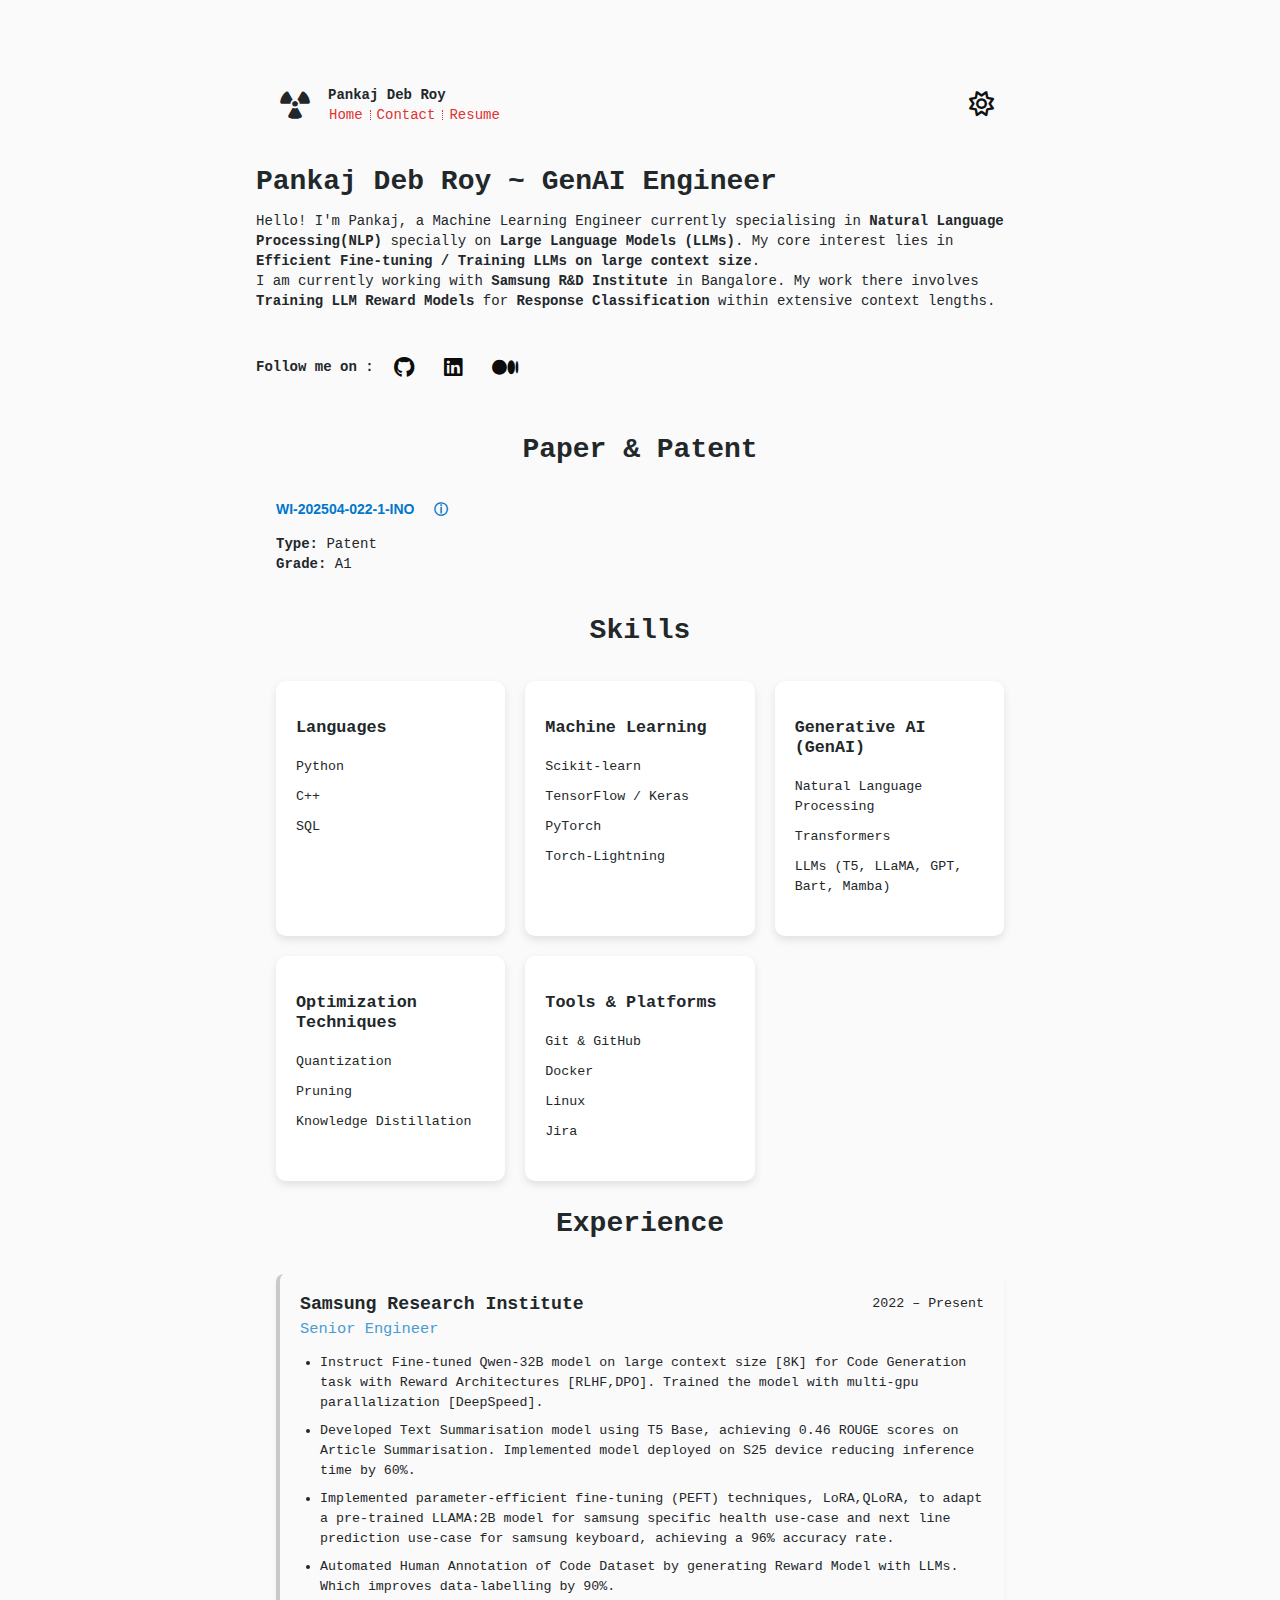
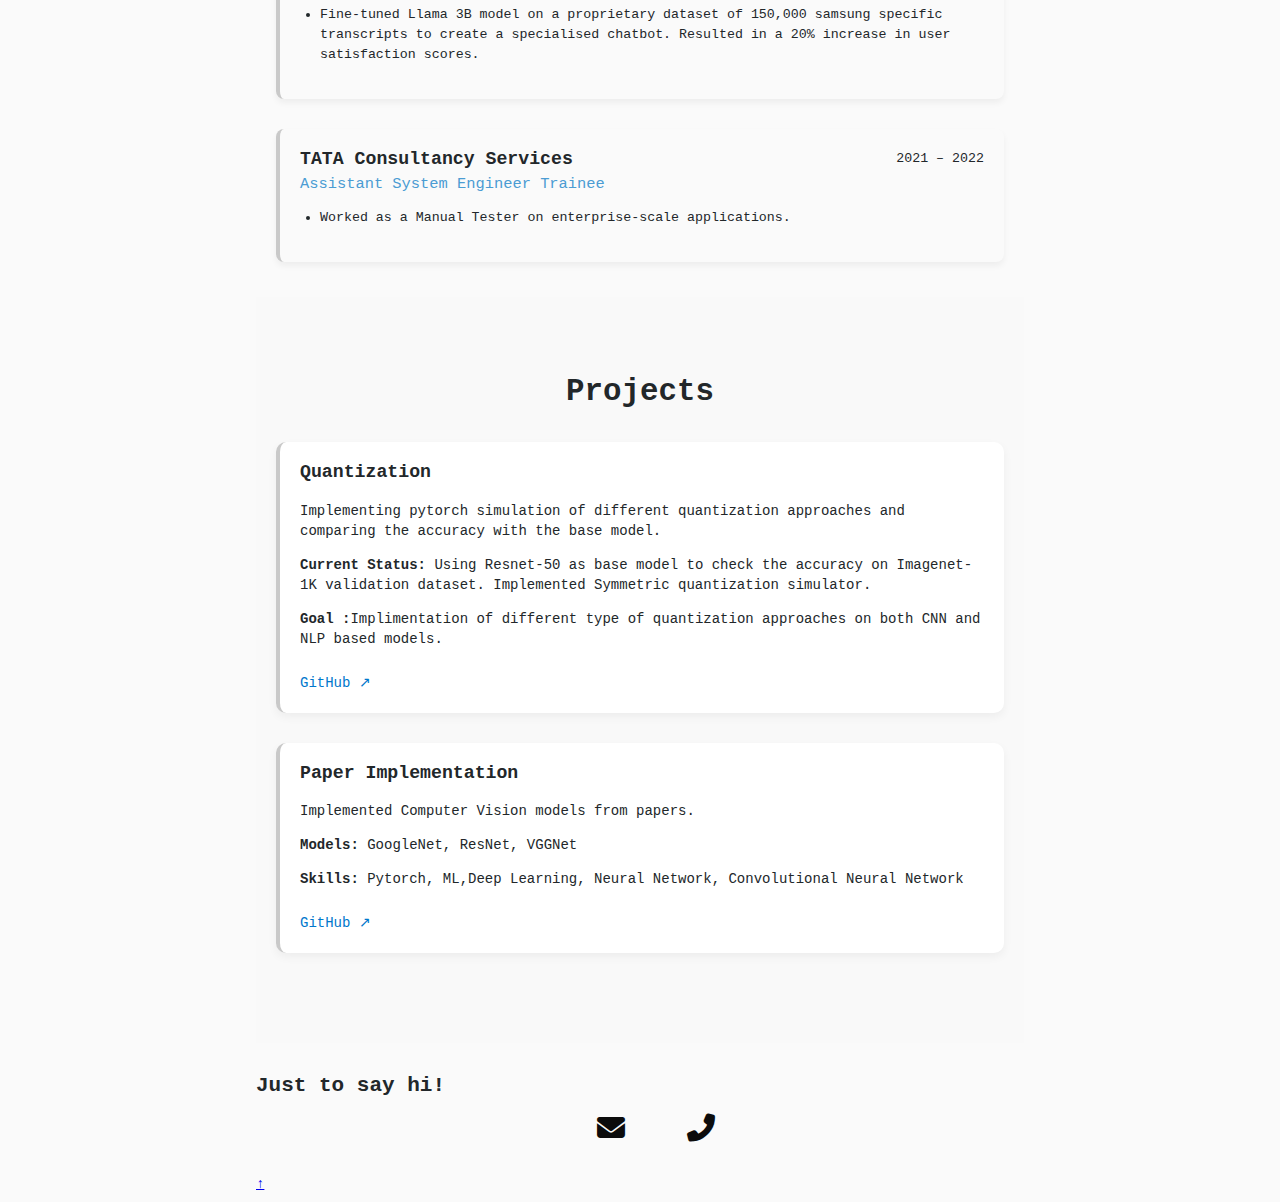
<file: index.html>
<!DOCTYPE html>
<html lang="en">
<head>
    <meta charset="UTF-8">
    <meta name="viewport" content="width=device-width, initial-scale=1.0">
    <title>Yota</title>
    <link rel="icon" href="logo.svg">
    <link rel="stylesheet" href="style.css">
    <link rel="stylesheet" href="https://cdnjs.cloudflare.com/ajax/libs/font-awesome/6.7.2/css/all.min.css" integrity="sha512-Evv84Mr4kqVGRNSgIGL/F/aIDqQb7xQ2vcrdIwxfjThSH8CSR7PBEakCr51Ck+w+/U6swU2Im1vVX0SVk9ABhg==" crossorigin="anonymous" referrerpolicy="no-referrer" />

</head>
<body>
    <!-- Nav Bar -->
    <div class="navbar">
    <div class="left-section">
      <div class="avatar">
        <i class="fa-solid fa-radiation" ></i>
      </div>
      <div class="names">
        <span><strong>Pankaj Deb Roy</strong></span>
        <div class="nav-links">
        <a href="#">Home</a>
        <a href="#contact">Contact</a>
        <a href="panakj_debroy_resume.pdf" target="_blank">Resume</a>
        </div>
      </div>
    </div>
    <div class="right-section">
      <!-- <i class="fas fa-search"></i> -->
        <button class="icon-button" id="toggle-theme">
            <i class="fa-regular fa-sun" id="theme-icon"></i>
        </button>
      <!-- <i class="fas fa-bars"></i> -->
    </div>
    </div>

    <div class="container">
        <!-- Profile Summary -->
        <div class="content">
            <h1>Pankaj Deb Roy ~ GenAI Engineer</h1>
            <p class="symmetry">
                Hello! I'm Pankaj, a Machine Learning Engineer currently specialising in <strong>Natural Language Processing(NLP) </strong> specially on <strong>Large Language Models (LLMs)</strong>.
                My core interest lies in  <strong> Efficient Fine-tuning / Training LLMs on large context size</strong>. 
                <br>
                I am currently working with <strong>Samsung R&D Institute</strong> in Bangalore.
                My work there involves <strong>Training LLM Reward Models</strong> for <strong>Response Classification</strong> within extensive context lengths.
            </p>
        </div>

        <div class="content socials section">
            <strong>Follow me on : </strong> 
            <div class="social-links">
                <a href="https://github.com/yotaAI" target="_blank" aria-label="GitHub">
                <i class="fab fa-github"></i>
                </a>
                <a href="https://www.linkedin.com/in/pankaj-deb-roy-008575179/" target="_blank" aria-label="LinkedIn">
                <i class="fab fa-linkedin"></i>
                </a>
                <a href="https://medium.com/@yota.aiml" target="_blank" aria-label="Medium">
                <i class="fab fa-medium"></i>
                </a>
            </div>
        </div>

        <div class="content">

            <!-- Paper and Patent -->
            <section class="patents-section section">
                <h2>Paper & Patent</h2>

                <div class="patent-card">
                    <button class="patent-title" onclick="openModal('modal1')">
                        WI-202504-022-1-INO
                        <span class="icon">ⓘ</span>
                    </button>
                    <p class="patent-desc">
                    <strong>Type:</strong> Patent<br>
                    <strong>Grade:</strong> A1
                    </p>
                </div>
            </section>
            <!-- Skills -->
            <section class="skills-section section">
                <h2>Skills</h2>
                <div class="skills-grid">
                    <div class="skill-category hover-card">
                        <h3>Languages</h3>
                        <ul>
                            <li>Python</li>
                            <li>C++</li>
                            <li>SQL</li>
                        </ul>
                    </div>
                    <div class="skill-category hover-card">
                        <h3>Machine Learning</h3>
                        <ul>
                            <li>Scikit-learn</li>
                            <li>TensorFlow / Keras</li>
                            <li>PyTorch</li>
                            <li>Torch-Lightning</li>
                            
                        </ul>
                    </div>
                    <div class="skill-category hover-card">
                        <h3>Generative AI (GenAI) </h3>
                        <ul>
                            <li>Natural Language Processing</li>
                            <li>Transformers</li>
                            <li>LLMs (T5, LLaMA, GPT, Bart, Mamba)</li>
                        </ul>
                    </div>
                    <div class="skill-category hover-card">
                        <h3>Optimization Techniques</h3>
                        <ul>
                            <li>Quantization</li>
                            <li>Pruning</li>
                            <li>Knowledge Distillation</li>
                        </ul>
                    </div>
                    <div class="skill-category hover-card">
                        <h3>Tools & Platforms</h3>
                        <ul>
                            <li>Git & GitHub</li>
                            <li>Docker</li>
                            <li>Linux</li>
                            <li>Jira</li>
                        </ul>
                    </div>
                </div>
            </section>
            <!-- Experience -->
            <section class="experience-section section">
                <h2>Experience</h2>

                <div class="experience-item div-card hover-card">
                    <div class="experience-header">
                    <h3>Samsung Research Institute</h3>
                    <span class="years">2022 – Present</span>
                    </div>
                    <h4>Senior Engineer</h4>
                    <ul class="responsibilities">
                    <li class="symmetry">Instruct Fine-tuned Qwen-32B model on large context size [8K] for Code Generation task with Reward Architectures [RLHF,DPO]. Trained the model with multi-gpu parallalization [DeepSpeed].</li>
                    <li class="symmetry">Developed Text Summarisation model using T5 Base, achieving 0.46 ROUGE scores on Article Summarisation. Implemented model deployed on S25 device reducing inference time by 60%.</li>
                    <li class="symmetry">Implemented parameter-efficient fine-tuning (PEFT) techniques, LoRA,QLoRA, to adapt a pre-trained LLAMA:2B model for samsung specific health use-case and next line prediction use-case for samsung keyboard, achieving a 96% accuracy rate.</li>
                    <li class="symmetry">Automated Human Annotation of Code Dataset by generating Reward Model with LLMs. Which improves data-labelling by 90%.</li>
                    <li class="symmetry">Fine-tuned Llama 3B model on a proprietary dataset of 150,000 samsung specific transcripts to create a specialised chatbot. Resulted in a 20% increase in user satisfaction scores.</li>
                    </ul>
                </div>

                <div class="experience-item div-card hover-card">
                    <div class="experience-header">
                    <h3>TATA Consultancy Services</h3>
                    <span class="years">2021 – 2022</span>
                    </div>
                    <h4>Assistant System Engineer Trainee</h4>
                    <ul class="responsibilities">
                    <li>Worked as a Manual Tester on enterprise-scale applications.</li>
                    </ul>
                </div>
            </section>
            <!-- Project Section -->
            <section class="projects-section section">
                <h2>Projects</h2>
        
                <div class="projects-grid">
        
                    <div class="project-card div-card hover-card">
                    <h3>Quantization</h3>
                    <p>Implementing pytorch simulation of different quantization approaches and comparing the accuracy with the base model.</p>
                    <p><strong>Current Status:</strong> Using Resnet-50 as base model to check the accuracy on Imagenet-1K validation dataset. Implemented Symmetric quantization simulator.</p>
                    <p><strong>Goal :</strong>Implimentation of different type of quantization approaches on both CNN and NLP based models.</p>
                    <a href="https://github.com/yotaAI/quantization" target="_blank">GitHub ↗</a>
                    </div>        
                </div>
                <div class="projects-grid">
        
                    <div class="project-card div-card hover-card">
                    <h3>Paper Implementation</h3>
                    <p>Implemented Computer Vision models from papers.</p>
                    <p><strong>Models:</strong> GoogleNet, ResNet, VGGNet</p>
                    <p><strong>Skills:</strong> Pytorch, ML,Deep Learning, Neural Network, Convolutional Neural Network</p>
                    <a href="https://github.com/yotaAI/ConvNets" target="_blank">GitHub ↗</a>
                    </div>        
                </div>
            </section>
        </div>

        <div class="connect-section" id="contact">
            <h2>Just to say hi!</h2>

            <div class="social-links big-links">
                <a href="mailto:yota.aiml@gmail.com" aria-label="Email">
                <i class="fas fa-envelope"></i>
                </a>
                <a href="tel:+918967405776" aria-label="Phone">
                <i class="fas fa-phone-alt"></i>
                </a>
            </div>
        </div>

        <!-- Paper Patent Modal -->
        <div id="modal1" class="modal">
            <div class="modal-content">
                <span class="close" onclick="closeModal('modal1')">&times;</span>
                <h3>WI-202504-022-1-INO</h3>
                <p><strong>Type:</strong> Patent<br>
                    <strong>Grade:</strong> A1<br>
                    <strong>HQ Grade Date:</strong>09-May-2025
                </p>
                <p><strong>Title:</strong> A method for unlocking One-For-All Large Language Models on Edge.</p>
                <p><strong>Claim :</strong> A method for dynamically adapting and executing task-specific operations on a large language model (LLM) using low-rank adapters(LoRAs) on a electronic device, comprising: receiving an input from a user fro performing a task using the LLM model on the device; dynamically fetching the corresponding LoRA weights from the device menmory for performing the task; loading the LLM model from the device memoryto perform the task; providing the fetcheed LoRA weights and the received input as an input to the LLM model; executing the LLM model with the provided input to perform the task.</p>
            </div>
        </div>

    </div>
    <a href="#" id="goTopBtn" title="Go to top">↑</a>

    <script src="script.js"></script>
</body>
</html>
</file>
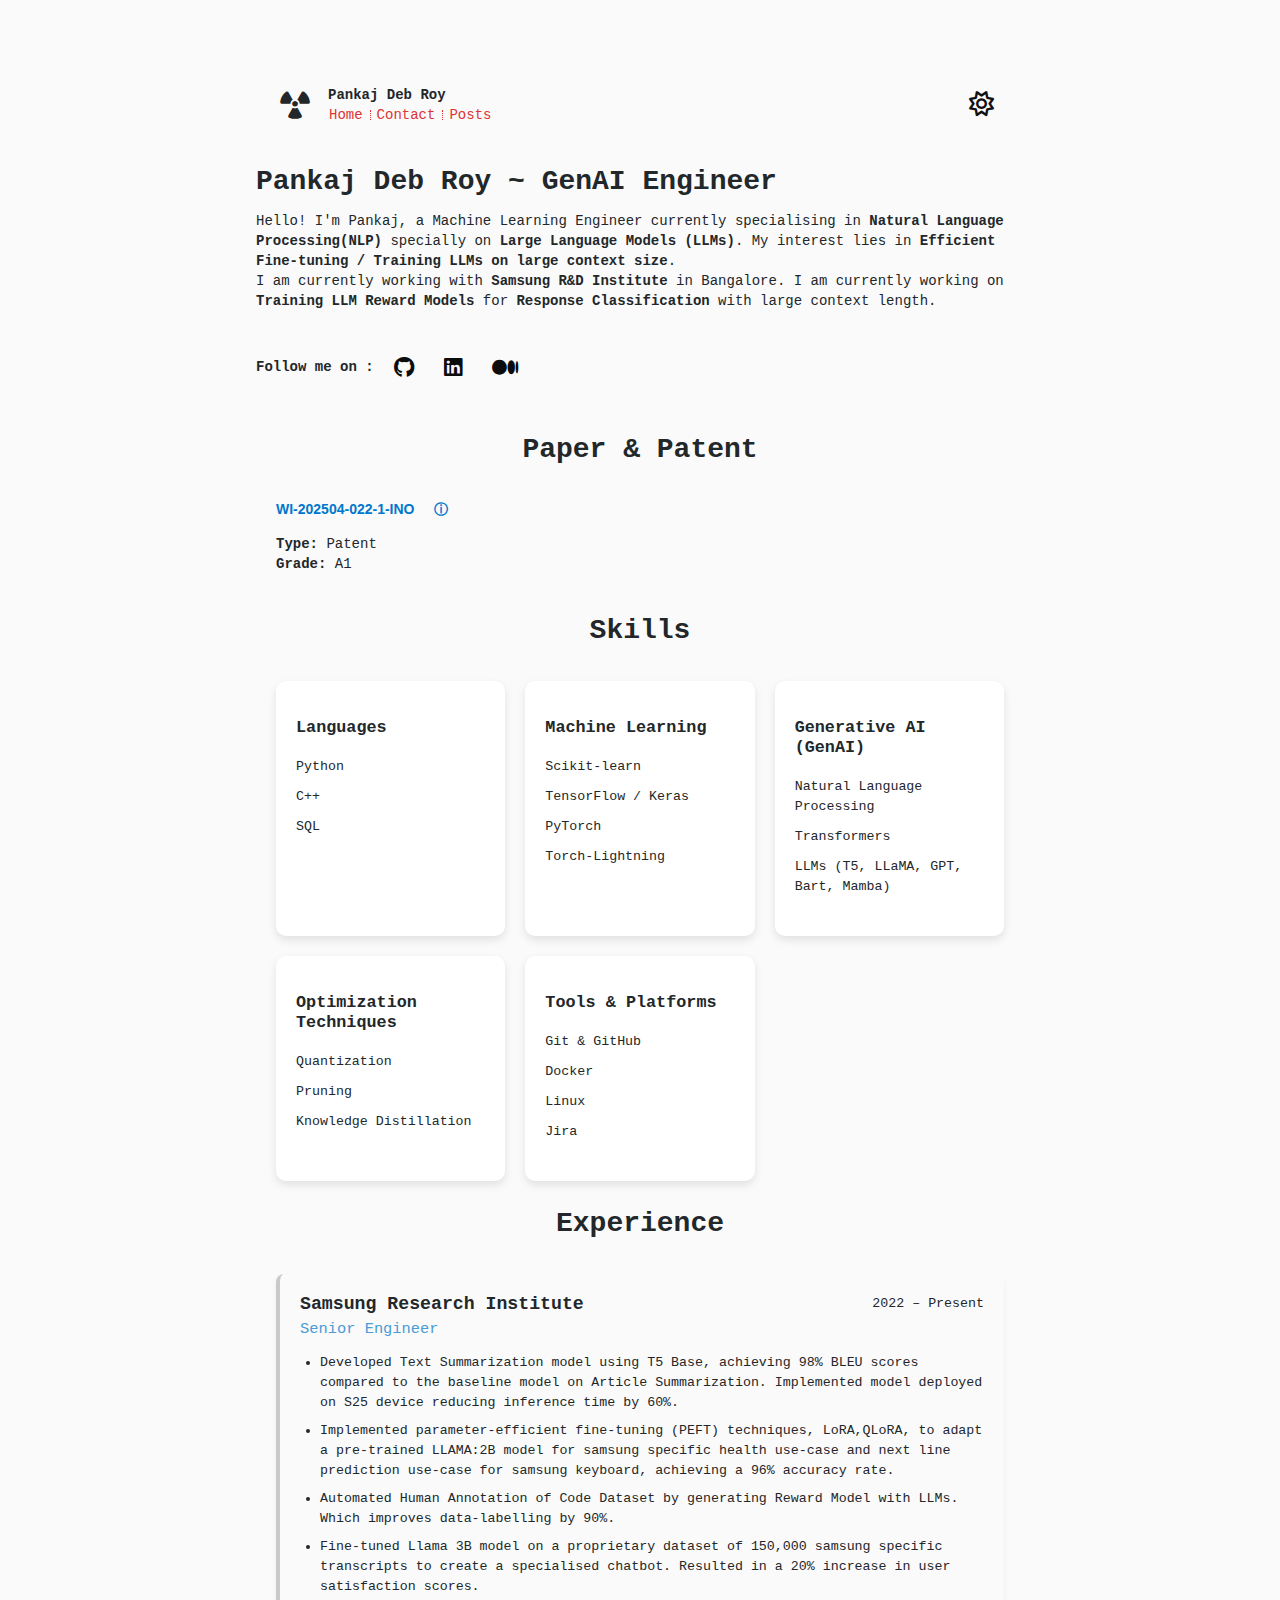
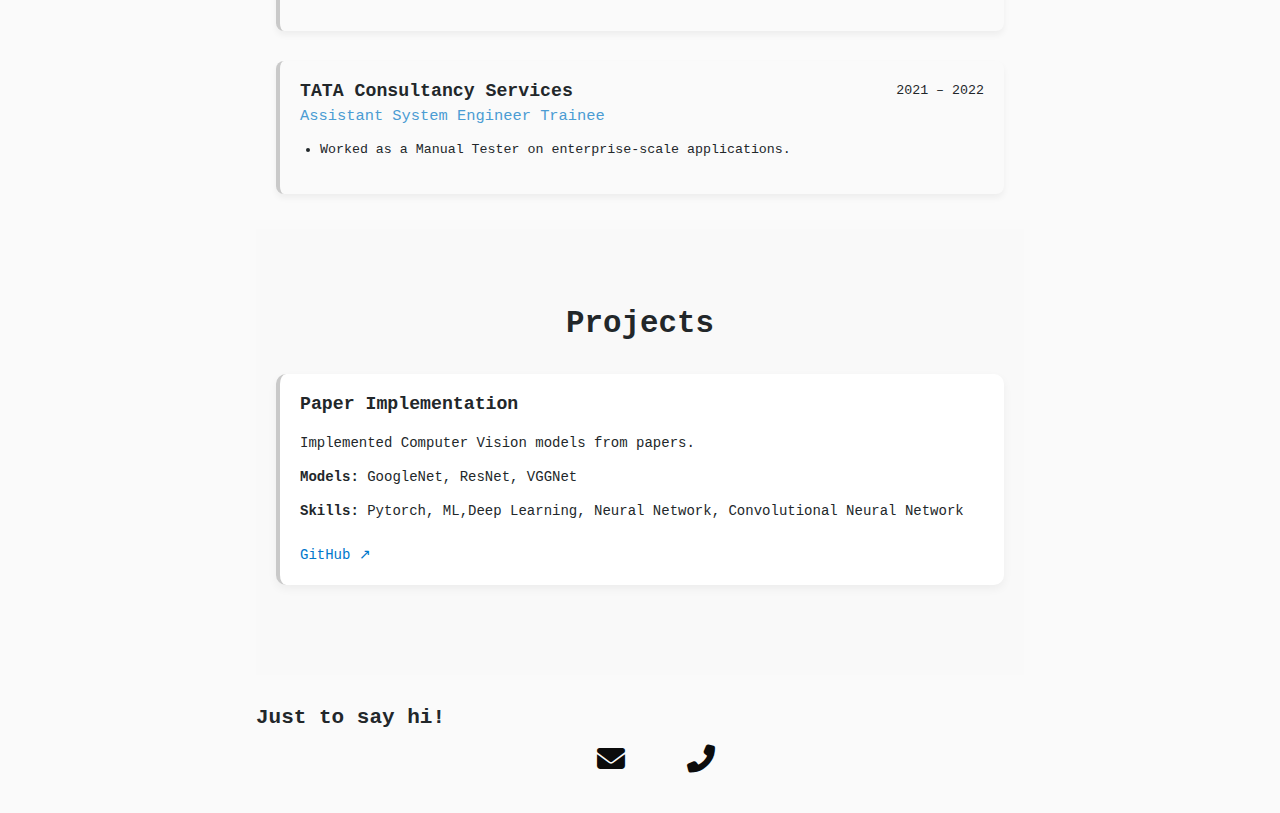
<file: index copy.html>
<!DOCTYPE html>
<html lang="en">
<head>
    <meta charset="UTF-8">
    <meta name="viewport" content="width=device-width, initial-scale=1.0">
    <title>Yota</title>
    <link rel="icon" href="logo.svg">
    <link rel="stylesheet" href="style.css">
    <link rel="stylesheet" href="https://cdnjs.cloudflare.com/ajax/libs/font-awesome/6.7.2/css/all.min.css" integrity="sha512-Evv84Mr4kqVGRNSgIGL/F/aIDqQb7xQ2vcrdIwxfjThSH8CSR7PBEakCr51Ck+w+/U6swU2Im1vVX0SVk9ABhg==" crossorigin="anonymous" referrerpolicy="no-referrer" />

</head>
<body>
    <!-- Nav Bar -->
    <div class="navbar">
    <div class="left-section">
      <div class="avatar">
        <i class="fa-solid fa-radiation" ></i>
      </div>
      <div class="names">
        <span><strong>Pankaj Deb Roy</strong></span>
        <div class="nav-links">
        <a href="#">Home</a>
        <a href="#contact">Contact</a>
        <a href="https://medium.com/@yota.aiml" target="_blank" aria-label="Medium">Posts</a>
        </div>
      </div>
    </div>
    <div class="right-section">
      <!-- <i class="fas fa-search"></i> -->
        <button class="icon-button" id="toggle-theme">
            <i class="fa-regular fa-sun" id="theme-icon"></i>
        </button>
      <!-- <i class="fas fa-bars"></i> -->
    </div>
    </div>

    <div class="container">
        <!-- Profile Summary -->
        <div class="content">
            <h1>Pankaj Deb Roy ~ GenAI Engineer</h1>
            <p class="symmetry">
                Hello! I'm Pankaj, a Machine Learning Engineer currently specialising in <strong>Natural Language Processing(NLP) </strong> specially on <strong>Large Language Models (LLMs)</strong>.
                My interest lies in <strong> Efficient Fine-tuning / Training LLMs on large context size</strong>. 
                <br>
                I am currently working with <strong>Samsung R&D Institute</strong> in Bangalore.
                I am currently working on <strong>Training LLM Reward Models</strong> for <strong>Response Classification</strong> with large context length.
            </p>
        </div>

        <div class="content socials section">
            <strong>Follow me on : </strong> 
            <div class="social-links">
                <a href="https://github.com/yotaAI" target="_blank" aria-label="GitHub">
                <i class="fab fa-github"></i>
                </a>
                <a href="https://www.linkedin.com/in/pankaj-deb-roy-008575179/" target="_blank" aria-label="LinkedIn">
                <i class="fab fa-linkedin"></i>
                </a>
                <a href="https://medium.com/@yota.aiml" target="_blank" aria-label="Medium">
                <i class="fab fa-medium"></i>
                </a>
            </div>
        </div>

        <div class="content">

            <!-- Paper and Patent -->
            <section class="patents-section section">
                <h2>Paper & Patent</h2>

                <div class="patent-card">
                    <button class="patent-title" onclick="openModal('modal1')">
                        WI-202504-022-1-INO
                        <span class="icon">ⓘ</span>
                    </button>
                    <p class="patent-desc">
                    <strong>Type:</strong> Patent<br>
                    <strong>Grade:</strong> A1
                    </p>
                </div>
            </section>
            <!-- Skills -->
            <section class="skills-section section">
                <h2>Skills</h2>
                <div class="skills-grid">
                    <div class="skill-category hover-card">
                        <h3>Languages</h3>
                        <ul>
                            <li>Python</li>
                            <li>C++</li>
                            <li>SQL</li>
                        </ul>
                    </div>
                    <div class="skill-category hover-card">
                        <h3>Machine Learning</h3>
                        <ul>
                            <li>Scikit-learn</li>
                            <li>TensorFlow / Keras</li>
                            <li>PyTorch</li>
                            <li>Torch-Lightning</li>
                            
                        </ul>
                    </div>
                    <div class="skill-category hover-card">
                        <h3>Generative AI (GenAI) </h3>
                        <ul>
                            <li>Natural Language Processing</li>
                            <li>Transformers</li>
                            <li>LLMs (T5, LLaMA, GPT, Bart, Mamba)</li>
                        </ul>
                    </div>
                    <div class="skill-category hover-card">
                        <h3>Optimization Techniques</h3>
                        <ul>
                            <li>Quantization</li>
                            <li>Pruning</li>
                            <li>Knowledge Distillation</li>
                        </ul>
                    </div>
                    <div class="skill-category hover-card">
                        <h3>Tools & Platforms</h3>
                        <ul>
                            <li>Git & GitHub</li>
                            <li>Docker</li>
                            <li>Linux</li>
                            <li>Jira</li>
                        </ul>
                    </div>
                </div>
            </section>
            <!-- Experience -->
            <section class="experience-section section">
                <h2>Experience</h2>

                <div class="experience-item div-card hover-card">
                    <div class="experience-header">
                    <h3>Samsung Research Institute</h3>
                    <span class="years">2022 – Present</span>
                    </div>
                    <h4>Senior Engineer</h4>
                    <ul class="responsibilities">
                    <li class="symmetry">Developed Text Summarization model using T5 Base, achieving 98% BLEU scores compared to the baseline model on Article Summarization. Implemented model deployed on S25 device reducing inference time by 60%.</li>
                    <li class="symmetry">Implemented parameter-efficient fine-tuning (PEFT) techniques, LoRA,QLoRA, to adapt a pre-trained LLAMA:2B model for samsung specific health use-case and next line prediction use-case for samsung keyboard, achieving a 96% accuracy rate.</li>
                    <li class="symmetry">Automated Human Annotation of Code Dataset by generating Reward Model with LLMs. Which improves data-labelling by 90%.</li>
                    <li class="symmetry">Fine-tuned Llama 3B model on a proprietary dataset of 150,000 samsung specific transcripts to create a specialised chatbot. Resulted in a 20% increase in user satisfaction scores.</li>
                    </ul>
                </div>

                <div class="experience-item div-card hover-card">
                    <div class="experience-header">
                    <h3>TATA Consultancy Services</h3>
                    <span class="years">2021 – 2022</span>
                    </div>
                    <h4>Assistant System Engineer Trainee</h4>
                    <ul class="responsibilities">
                    <li>Worked as a Manual Tester on enterprise-scale applications.</li>
                    </ul>
                </div>
            </section>
            <!-- Project Section -->
            <section class="projects-section section">
                <h2>Projects</h2>
        
                <div class="projects-grid">
        
                    <div class="project-card div-card hover-card">
                    <h3>Paper Implementation</h3>
                    <p>Implemented Computer Vision models from papers.</p>
                    <p><strong>Models:</strong> GoogleNet, ResNet, VGGNet</p>
                    <p><strong>Skills:</strong> Pytorch, ML,Deep Learning, Neural Network, Convolutional Neural Network</p>
                    <a href="https://github.com/yotaAI/ConvNets" target="_blank">GitHub ↗</a>
                    </div>        
                </div>
            </section>
        </div>

        <div class="connect-section" id="contact">
            <h2>Just to say hi!</h2>

            <div class="social-links big-links">
                <a href="mailto:yota.aiml@gmail.com" aria-label="Email">
                <i class="fas fa-envelope"></i>
                </a>
                <a href="tel:+918967405776" aria-label="Phone">
                <i class="fas fa-phone-alt"></i>
                </a>
            </div>
        </div>

        <!-- Paper Patent Modal -->
        <div id="modal1" class="modal">
            <div class="modal-content">
                <span class="close" onclick="closeModal('modal1')">&times;</span>
                <h3>WI-202504-022-1-INO</h3>
                <p><strong>Type:</strong> Patent<br>
                    <strong>Grade:</strong> A1<br>
                    <strong>HQ Grade Date:</strong>09-May-2025
                </p>
                <p><strong>Title:</strong> A method for unlocking One-For-All Large Language Models on Edge.</p>
                <p><strong>Claim :</strong> A method for dinamically adaptiing and executing task-specific operations on a large language model (LLM) using low-rank adapters(LoRAs) on a electronic device, comprising: receiving an input from a user fro performing a task using the LLM model on the device; dynamically fetching the corresponding LoRA weights from the device menmory for performing the task; loading the LLM model from the device memoryto perform the task; providing the fetcheed LoRA weights and the received input as an input to the LLM model; executing the LLM model with the provided input to perform the task.</p>
            </div>
        </div>

    </div>
    

    <script src="script.js"></script>
</body>
</html>
</file>
<file: style.css>
:root, :root[data-theme=light] {
    color-scheme: light;
    --theme-bg: 9deg 0% 98%;
    --theme-link: 172deg 18% 41%;
    --theme-text: 203deg 11% 15%;
    --theme-accent: 351deg 66% 48%;
    --theme-accent-2: 0deg 0% 7%;
    --theme-quote: 351deg 66% 48%;
}
body {
    margin-left: auto;
    margin-right: auto;
    display: flex;
    min-height: 100vh;
    max-width: 48rem;
    flex-direction: column;
    --tw-bg-opacity: 1;
    background-color: hsl(var(--theme-bg) / var(--tw-bg-opacity));
    padding-left: 2rem;
    padding-right: 2rem;
    padding-top: 4rem;
    font-family: ui-monospace, SFMono-Regular, Menlo, Monaco, Consolas, Liberation Mono, Courier New, monospace;
    font-size: .875rem;
    line-height: 1.25rem;
    font-weight: 400;
    color: hsl(var(--theme-text) / 1);
    -webkit-font-smoothing: antialiased;
    -moz-osx-font-smoothing: grayscale;
    transition: background-color 0.5s ease, color 0.5s ease;
}

.navbar {
    display: flex;
    justify-content: space-between;
    align-items: center;
    padding: 12px 24px;
    /* border-bottom: 1px solid #ddd; */
    /* background-color: white; */
}

.left-section {
      display: flex;
      align-items: center;
      gap: 16px;
    }

.avatar {
    width: 32px;
    height: 32px;
    background-image: url('https://upload.wikimedia.org/wikipedia/commons/4/45/Pixel_avatar_placeholder.png'); /* Replace with your avatar */
    background-size: cover;
    background-position: center;
}
.avatar i{
    font-size: 30px;
}

.brand {
    font-weight: bold;
    font-size: 18px;
}

.nav-links {
    display: flex;
    gap: 12px;
    align-items: center;
    font-size: 14px;
}


.nav-links a {
    color: #d33;
    text-decoration: none;
    position: relative;
    padding: 0 1px;
}
.nav-links a:not(:last-child)::after {
    content: "";
    position: absolute;
    right: -8px;
    top: 25%;
    bottom: 25%;
    width: 1px;
    border-left: 1px dotted #d33;
}

.right-section {
    display: flex;
    align-items: center;
    gap: 20px;
}

.icon-button {
  background: none;
  border: none;
  cursor: pointer;
  padding: 6px;
  font-size: 25px;
  color: #111;
}

.icon-button:hover {
  color: rgb(219, 219, 219); /* Optional hover effect */
}

/* Section */
.container .content {
    padding: 1rem 0rem;
}

.socials {
  display: flex;
  justify-content: left;
  gap: 20px;
}
.social-links {
  display: flex;
  justify-content: center;
  gap: 30px;
}
.social-links a {
  color: #0c0c0c;
  transition: color 0.5s;
  font-size: 1.5em;
}

.social-links a:hover {
    color: #747474;
}
.big-links a {
  color: #0c0c0c;
  font-size: 2.0em;
  transition: color 0.5s;
  margin-left: 2rem;
  padding:0px
}

.section {
  padding: 5px 20px;
  max-width: 900px;
  margin: auto;
  /* background-color: #fefefe; */
}
/* Skills */
.skills-grid {
  display: grid;
  grid-template-columns: repeat(auto-fit, minmax(220px, 1fr));
  gap: 20px;
  max-width: 1000px;
  margin: 0 auto;
}

.skill-category {
  background: white;
  border-radius: 10px;
  padding: 20px;
  box-shadow: 0 4px 8px rgba(0, 0, 0, 0.1);
}

.skill-category h3 {
  font-size: 1.2em;
  margin-bottom: 10px;
}

.skill-category ul {
  list-style: none;
  padding: 0;
}

.skill-category li {
  padding: 5px 0;
  font-size: 0.95em;
}

/* Show when "locked open" */
.show {
  display: block;
}
/* Experience */


.section h2 {
  text-align: center;
  font-size: 2em;
  margin-bottom: 40px;
}

.div-card {
  margin-bottom: 30px;
  padding: 20px;
  border-left: 4px solid #c9c9c9;
  background-color: #fafafa;
  border-radius: 8px;
  box-shadow: 0 4px 6px rgba(0, 0, 0, 0.05);
}

.experience-header {
  display: flex;
  justify-content: space-between;
  align-items: center;
}

.experience-header h3 {
  margin: 0;
  font-size: 1.3em;
}

.years {
  font-size: 0.95em;
}

.experience-item h4 {
  font-weight: normal;
  font-size: 1.1em;
  color: #4b9cd3;
  margin: 5px 0 10px;
}

.responsibilities {
  list-style: disc;
  padding-left: 20px;
}

.responsibilities li {
  margin-bottom: 8px;
  font-size: 0.95em;
}



/* Temp */

.border {
  border:1px solid black;
}
.patent-title {
  background: none;
  border: none;
  color: #0077cc;
  font-size: 1em;
  font-weight: bold;
  cursor: pointer;
  padding: 0;
  text-decoration: none;
  margin: 0px;
}
.patent-title .icon{
    padding-left: 1rem;
}

.patent-title:hover {
  color: #004a99;
  text-decoration: none;
}
/* Modal styles */
.modal {
  display: none;
  position: fixed;
  z-index: 999;
  left: 0; top: 0;
  width: 100%; height: 100%;
  background-color: rgba(0,0,0,0.5);
}

.modal-content {
  background-color: white;
  margin: 10% auto;
  padding: 20px;
  border-radius: 8px;
  width: 90%;
  max-width: 500px;
  position: relative;
  animation: fadeIn 0.3s ease-in-out;
}

.close {
  position: absolute;
  top: 10px; right: 15px;
  font-size: 24px;
  /* color: #888; */
  cursor: pointer;
}

.close:hover {
  color: #000;
}

@keyframes fadeIn {
  from { opacity: 0; transform: translateY(-20px); }
  to { opacity: 1; transform: translateY(0); }
}
/* ------------------------------------------------------------------- */
.projects-section {
  padding: 60px 20px;
  background-color: #f9f9f9;
  max-width: 1000px;
  margin: auto;
}

.projects-section h2 {
  text-align: center;
  font-size: 2.2em;
  margin-bottom: 40px;
}

.projects-grid {
  display: grid;
  grid-template-columns: repeat(auto-fit, minmax(280px, 1fr));
  gap: 24px;
}

.project-card {
  background-color: white;
  padding: 20px;
  border-radius: 10px;
  border-left: 4px solid #c9c9c9;
  box-shadow: 0 4px 10px rgba(0,0,0,0.05);
}

.project-card h3 {
    margin-top: 0;
    font-size: 1.3em;
}

.project-card a {
    display: inline-block;
    margin-top: 10px;
    color: #0077cc;
    text-decoration: none;
}

.hover-card{
    transition: transform 0.5s ease;
}
.hover-card a:hover {
  text-decoration: underline;
}

.hover-card:hover {
  transform: translateY(-1rem);
}

.connect-section{
    margin-bottom: 2rem;
}


/* Dark Mode */
#theme-icon {
  transition: transform 0.5s ease;
}
body.dark-mode {
  background-color: #121212;
  color: #f1f1f1;
}

/* Example tweak for nav or other elements */
body.dark-mode .navbar {
  background-color: #252525;
}
body.dark-mode .section {
  background-color: #121212;
}
body.dark-mode i {
  color: #e7e7e7;
}
body.dark-mode i:hover {
  color: #4d4d4d;
}

body.dark-mode .skill-category,
body.dark-mode .experience-item,
body.dark-mode .project-card
{
  background-color: #000000;
  color: #f1f1f1;
}

body.dark-mode .modal-content{
    color: #dadada;
    background-color: #000000;
}
</file>
